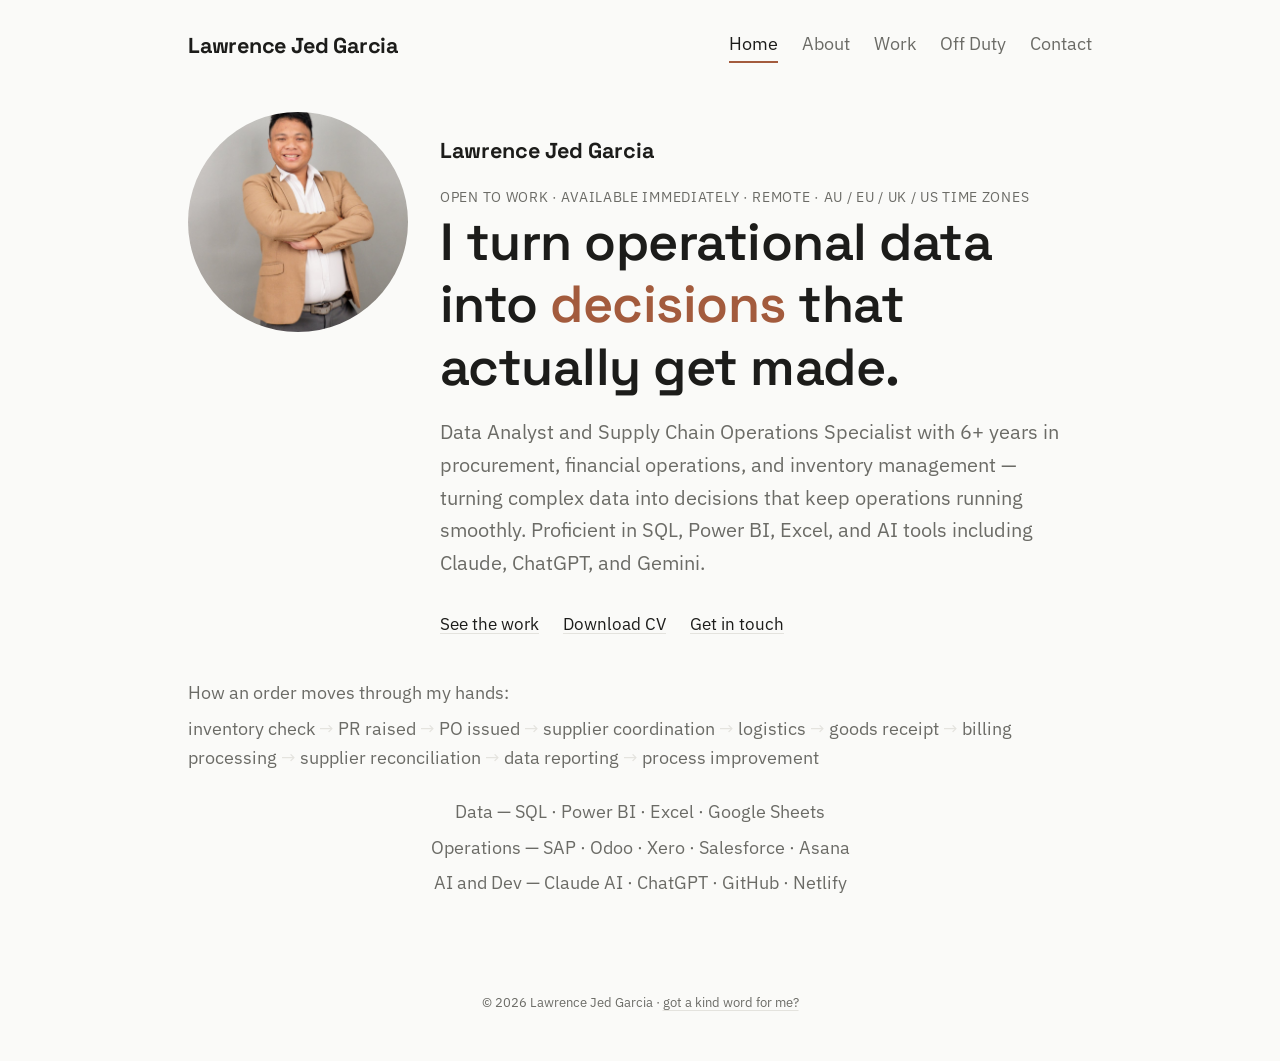
<file: index.html>
<!DOCTYPE html>
<html lang="en">
<head>
<meta charset="UTF-8">
<meta name="viewport" content="width=device-width, initial-scale=1.0">
<title>Lawrence Jed Garcia — Data Analyst &amp; Supply Chain Operations Specialist</title>
<meta name="description" content="Lawrence Jed Garcia — Data Analyst specialising in Salesforce and CRM data, with 6+ years in procurement and operations. Remote-ready for AU, EU, UK, and US.">

<link rel="icon" type="image/png" href="favicon.png">

<meta property="og:type" content="website">
<meta property="og:title" content="Lawrence Jed Garcia — Data Analyst & Supply Chain Operations Specialist">
<meta property="og:description" content="Lawrence Jed Garcia — Data Analyst specialising in Salesforce and CRM data, with 6+ years in procurement and operations. Remote-ready for AU, EU, UK, and US.">
<meta property="og:image" content="photo.jpg">
<meta property="og:url" content="https://lawrencejedgarcia.vercel.app/">

<meta name="twitter:card" content="summary">
<meta name="twitter:title" content="Lawrence Jed Garcia — Data Analyst & Supply Chain Operations Specialist">
<meta name="twitter:description" content="Lawrence Jed Garcia — Data Analyst specialising in Salesforce and CRM data, with 6+ years in procurement and operations. Remote-ready for AU, EU, UK, and US.">
<meta name="twitter:image" content="photo.jpg">

<link rel="preconnect" href="https://fonts.googleapis.com">
<link rel="preconnect" href="https://fonts.gstatic.com" crossorigin>
<link href="https://fonts.googleapis.com/css2?family=Space+Grotesk:wght@500;600;700&family=IBM+Plex+Sans:wght@400;500&display=swap" rel="stylesheet">
<link rel="stylesheet" href="style.css">
</head>
<body>

<nav class="nav">
  <a class="brand" href="index.html">Lawrence Jed Garcia</a>
  <div class="links">
    <a href="index.html" class="active">Home</a>
    <a href="about.html">About</a>
    <a href="work.html">Work</a>
    <a href="personal.html">Off Duty</a>
    <a href="contact.html">Contact</a>
  </div>
</nav>

<header class="hero">
  <div class="wrap">
    <div class="hero-row">
      <div class="photo">
        <a href="photo.jpg" target="_blank" rel="noopener" aria-label="View full-size photo of Lawrence Jed Garcia">
          <img src="photo.jpg" alt="Portrait of Lawrence Jed Garcia">
        </a>
      </div>
      <div>
        <p class="whoami">Lawrence Jed Garcia</p>
        <span class="eyebrow">Open to work · Available immediately · Remote · AU / EU / UK / US time zones</span>
        <h1>I turn operational data into <span class="accent">decisions</span> that actually get made.</h1>
        <p class="sub">
          Data Analyst and Supply Chain Operations Specialist with 6+ years in procurement,
          financial operations, and inventory management — turning complex data into
          decisions that keep operations running smoothly. Proficient in SQL, Power BI,
          Excel, and AI tools including Claude, ChatGPT, and Gemini.
        </p>
        <div class="actions">
          <a class="link" href="work.html">See the work</a>
          <a class="link" href="/CV_LawrenceJedGarcia.pdf" target="_blank" rel="noopener">Download CV</a>
          <a class="link" href="contact.html">Get in touch</a>
        </div>
      </div>
    </div>

    <div class="process">
      <div>How an order moves through my hands:</div>
      <div class="steps">
        <span>inventory check</span><span>PR raised</span><span>PO issued</span><span>supplier coordination</span><span>logistics</span><span>goods receipt</span><span>billing processing</span><span>supplier reconciliation</span><span>data reporting</span><span>process improvement</span>
      </div>
    </div>

    <div class="process tools">
      <div>Data — SQL · Power BI · Excel · Google Sheets</div>
      <div>Operations — SAP · Odoo · Xero · Salesforce · Asana</div>
      <div>AI and Dev — Claude AI · ChatGPT · GitHub · Netlify</div>
    </div>
  </div>
</header>

<footer>© <span id="year"></span> Lawrence Jed Garcia · <a class="link" href="testimonial.html" style="color:inherit;">got a kind word for me?</a></footer>

<script src="transitions.js" defer></script>
<script>document.getElementById('year').textContent = new Date().getFullYear();</script>

</body>
</html>
</file>
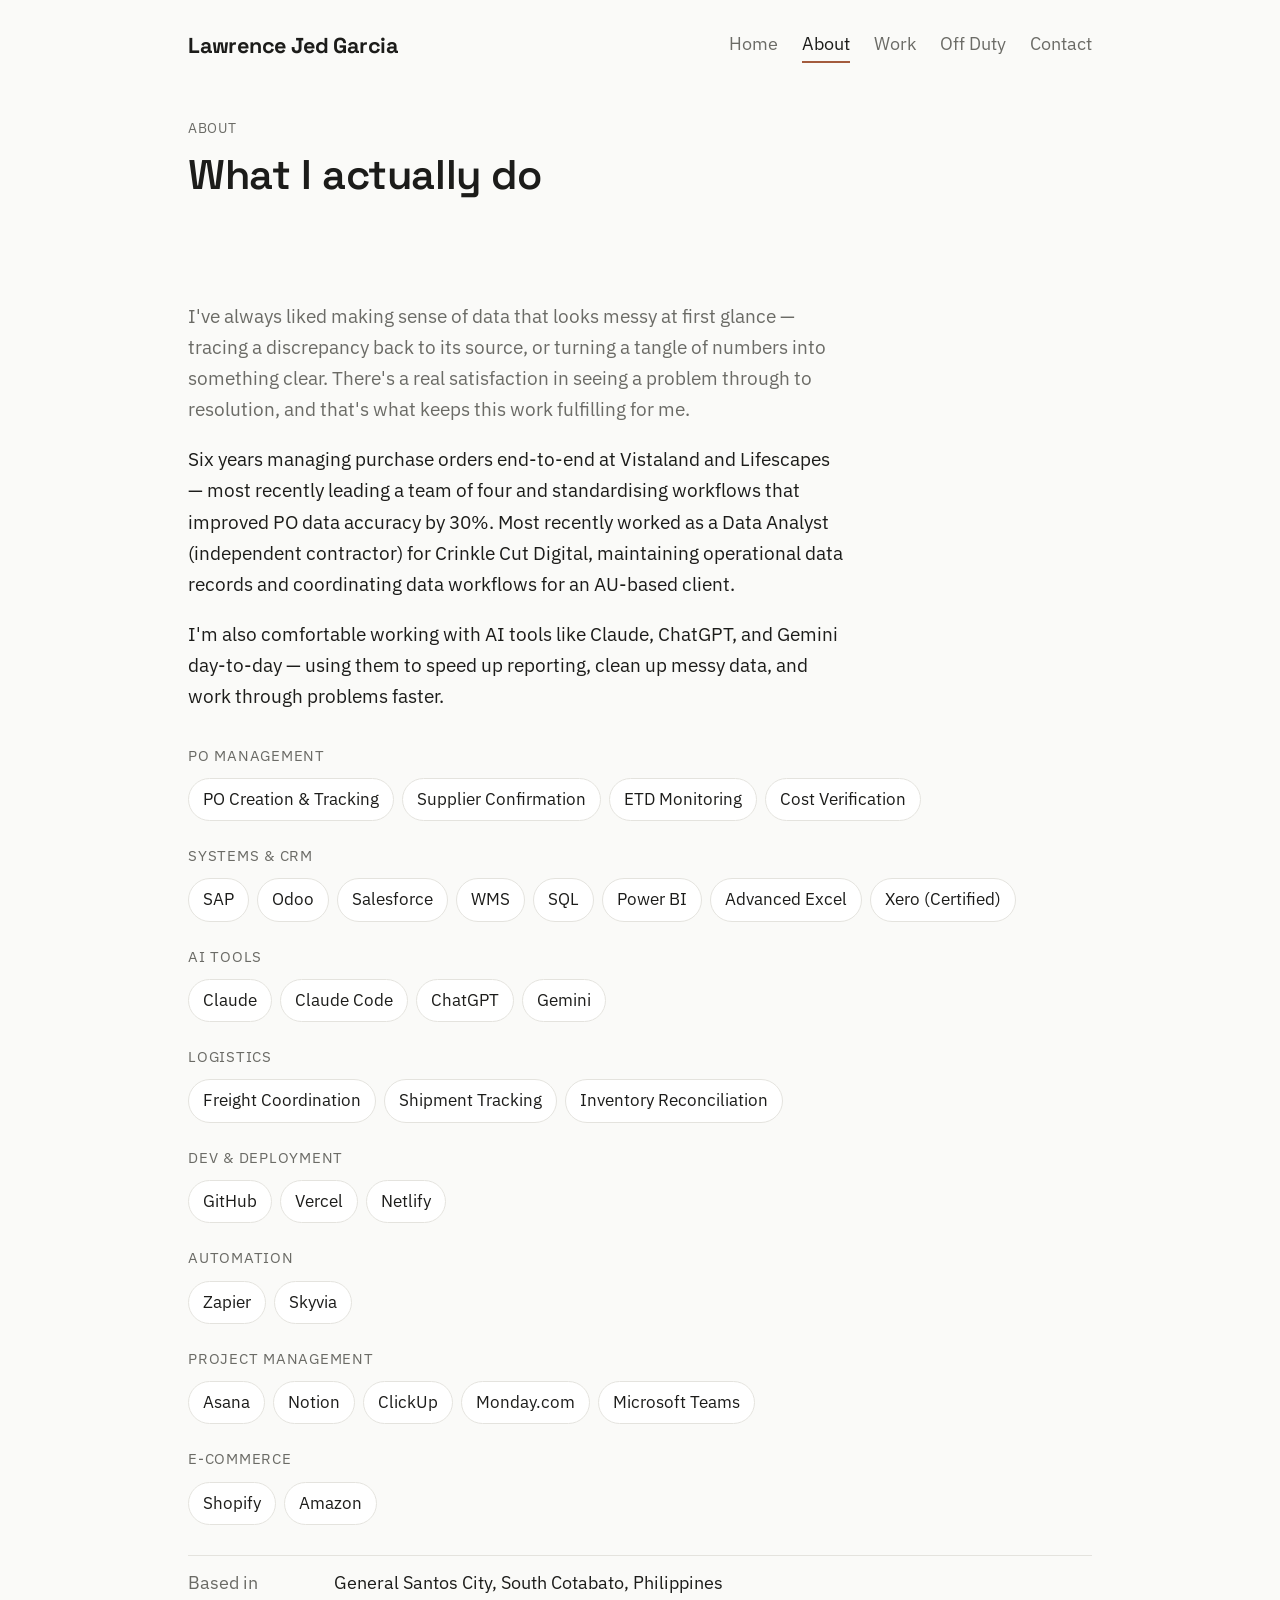
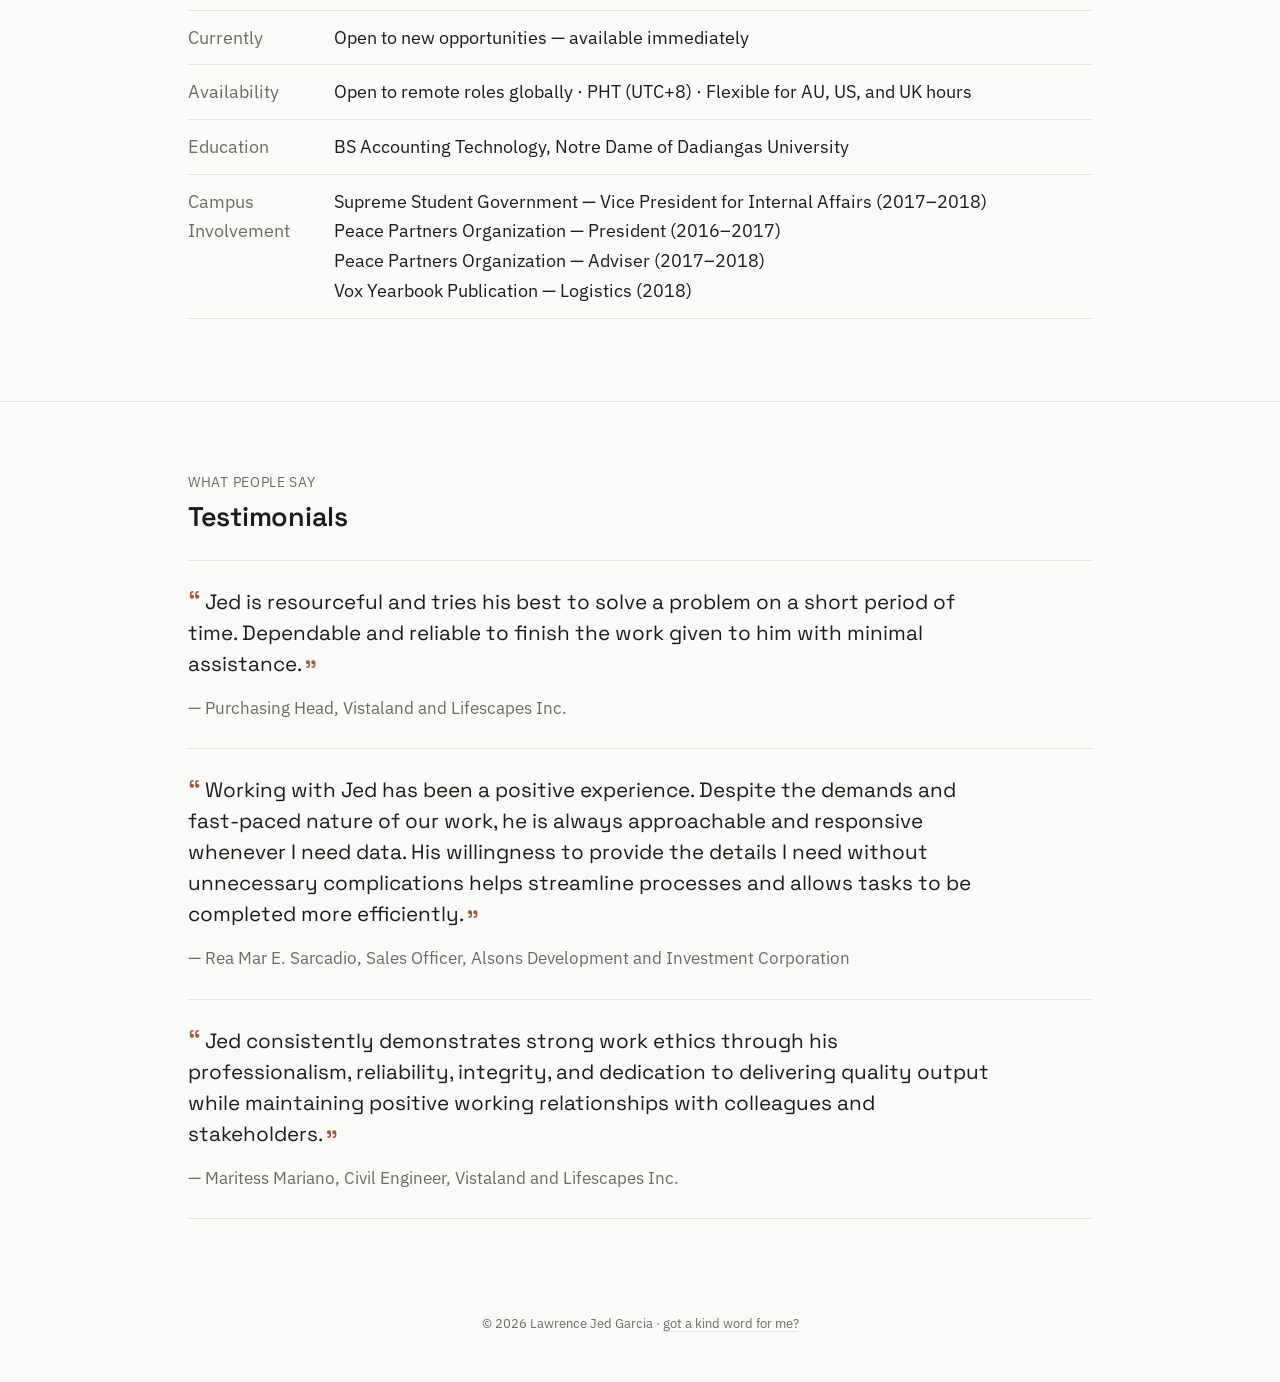
<file: about.html>
<!DOCTYPE html>
<html lang="en">
<head>
<meta charset="UTF-8">
<meta name="viewport" content="width=device-width, initial-scale=1.0">
<title>About — Lawrence Jed Garcia</title>
<meta name="description" content="About Lawrence Jed Garcia — Data Analyst working with Salesforce and CRM data, with a procurement background. Based in the Philippines, remote-ready.">
<link rel="icon" type="image/png" href="favicon.png">
<link rel="preconnect" href="https://fonts.googleapis.com">
<link rel="preconnect" href="https://fonts.gstatic.com" crossorigin>
<link href="https://fonts.googleapis.com/css2?family=Space+Grotesk:wght@500;600;700&family=IBM+Plex+Sans:wght@400;500&display=swap" rel="stylesheet">
<link rel="stylesheet" href="style.css">
</head>
<body>

<nav class="nav">
  <a class="brand" href="index.html">Lawrence Jed Garcia</a>
  <div class="links">
    <a href="index.html">Home</a>
    <a href="about.html" class="active">About</a>
    <a href="work.html">Work</a>
    <a href="personal.html">Off Duty</a>
    <a href="contact.html">Contact</a>
  </div>
</nav>

<div class="page-head wrap">
  <span class="eyebrow">About</span>
  <h1>What I actually do</h1>
</div>

<section id="about">
  <div class="wrap about">
    <p class="dim">I've always liked making sense of data that looks messy at first glance — tracing
    a discrepancy back to its source, or turning a tangle of numbers into something clear.
    There's a real satisfaction in seeing a problem through to resolution, and that's what
    keeps this work fulfilling for me.</p>
    <p>Six years managing purchase orders end-to-end at Vistaland and Lifescapes — most
    recently leading a team of four and standardising workflows that improved PO data
    accuracy by 30%. Most recently worked as a Data Analyst (independent contractor) for
    Crinkle Cut Digital, maintaining operational data records and coordinating data
    workflows for an AU-based client.</p>
    <p>I'm also comfortable working with AI tools like Claude, ChatGPT, and Gemini day-to-day —
    using them to speed up reporting, clean up messy data, and work through problems faster.</p>

    <div class="skills">
      <div class="skills-group">
        <div class="skills-heading">PO Management</div>
        <div class="chips">
          <span class="chip">PO Creation &amp; Tracking</span>
          <span class="chip">Supplier Confirmation</span>
          <span class="chip">ETD Monitoring</span>
          <span class="chip">Cost Verification</span>
        </div>
      </div>
      <div class="skills-group">
        <div class="skills-heading">Systems &amp; CRM</div>
        <div class="chips">
          <span class="chip">SAP</span>
          <span class="chip">Odoo</span>
          <span class="chip">Salesforce</span>
          <span class="chip">WMS</span>
          <span class="chip">SQL</span>
          <span class="chip">Power BI</span>
          <span class="chip">Advanced Excel</span>
          <span class="chip">Xero (Certified)</span>
        </div>
      </div>
      <div class="skills-group">
        <div class="skills-heading">AI Tools</div>
        <div class="chips">
          <span class="chip">Claude</span>
          <span class="chip">Claude Code</span>
          <span class="chip">ChatGPT</span>
          <span class="chip">Gemini</span>
        </div>
      </div>
      <div class="skills-group">
        <div class="skills-heading">Logistics</div>
        <div class="chips">
          <span class="chip">Freight Coordination</span>
          <span class="chip">Shipment Tracking</span>
          <span class="chip">Inventory Reconciliation</span>
        </div>
      </div>
      <div class="skills-group">
        <div class="skills-heading">Dev &amp; Deployment</div>
        <div class="chips">
          <span class="chip">GitHub</span>
          <span class="chip">Vercel</span>
          <span class="chip">Netlify</span>
        </div>
      </div>
      <div class="skills-group">
        <div class="skills-heading">Automation</div>
        <div class="chips">
          <span class="chip">Zapier</span>
          <span class="chip">Skyvia</span>
        </div>
      </div>
      <div class="skills-group">
        <div class="skills-heading">Project Management</div>
        <div class="chips">
          <span class="chip">Asana</span>
          <span class="chip">Notion</span>
          <span class="chip">ClickUp</span>
          <span class="chip">Monday.com</span>
          <span class="chip">Microsoft Teams</span>
        </div>
      </div>
      <div class="skills-group">
        <div class="skills-heading">E-commerce</div>
        <div class="chips">
          <span class="chip">Shopify</span>
          <span class="chip">Amazon</span>
        </div>
      </div>
    </div>

    <dl class="facts">
      <div class="row"><dt>Based in</dt><dd>General Santos City, South Cotabato, Philippines</dd></div>
      <div class="row"><dt>Currently</dt><dd>Open to new opportunities — available immediately</dd></div>
      <div class="row"><dt>Availability</dt><dd>Open to remote roles globally · PHT (UTC+8) · Flexible for AU, US, and UK hours</dd></div>
      <div class="row"><dt>Education</dt><dd>BS Accounting Technology, Notre Dame of Dadiangas University</dd></div>
      <div class="row"><dt>Campus Involvement</dt><dd>
        Supreme Student Government — Vice President for Internal Affairs (2017–2018)<br>
        Peace Partners Organization — President (2016–2017)<br>
        Peace Partners Organization — Adviser (2017–2018)<br>
        Vox Yearbook Publication — Logistics (2018)
      </dd></div>
    </dl>
  </div>
</section>

<section id="testimonials">
  <div class="wrap">
    <span class="eyebrow">What people say</span>
    <h2>Testimonials</h2>

    <div class="testimonial">
      <blockquote>Jed is resourceful and tries his best to solve a problem on a short period of time. Dependable and reliable to finish the work given to him with minimal assistance.</blockquote>
      <div class="attribution">— Purchasing Head, Vistaland and Lifescapes Inc.</div>
    </div>

    <div class="testimonial">
      <blockquote>Working with Jed has been a positive experience. Despite the demands and fast-paced nature of our work, he is always approachable and responsive whenever I need data. His willingness to provide the details I need without unnecessary complications helps streamline processes and allows tasks to be completed more efficiently.</blockquote>
      <div class="attribution">— Rea Mar E. Sarcadio, Sales Officer, Alsons Development and Investment Corporation</div>
    </div>

    <div class="testimonial">
      <blockquote>Jed consistently demonstrates strong work ethics through his professionalism, reliability, integrity, and dedication to delivering quality output while maintaining positive working relationships with colleagues and stakeholders.</blockquote>
      <div class="attribution">— Maritess Mariano, Civil Engineer, Vistaland and Lifescapes Inc.</div>
    </div>
  </div>
</section>

<footer>© <span id="year"></span> Lawrence Jed Garcia · <a class="link" href="testimonial.html" style="color:inherit;">got a kind word for me?</a></footer>

<script src="transitions.js" defer></script>
<script>document.getElementById('year').textContent = new Date().getFullYear();</script>

</body>
</html>
</file>
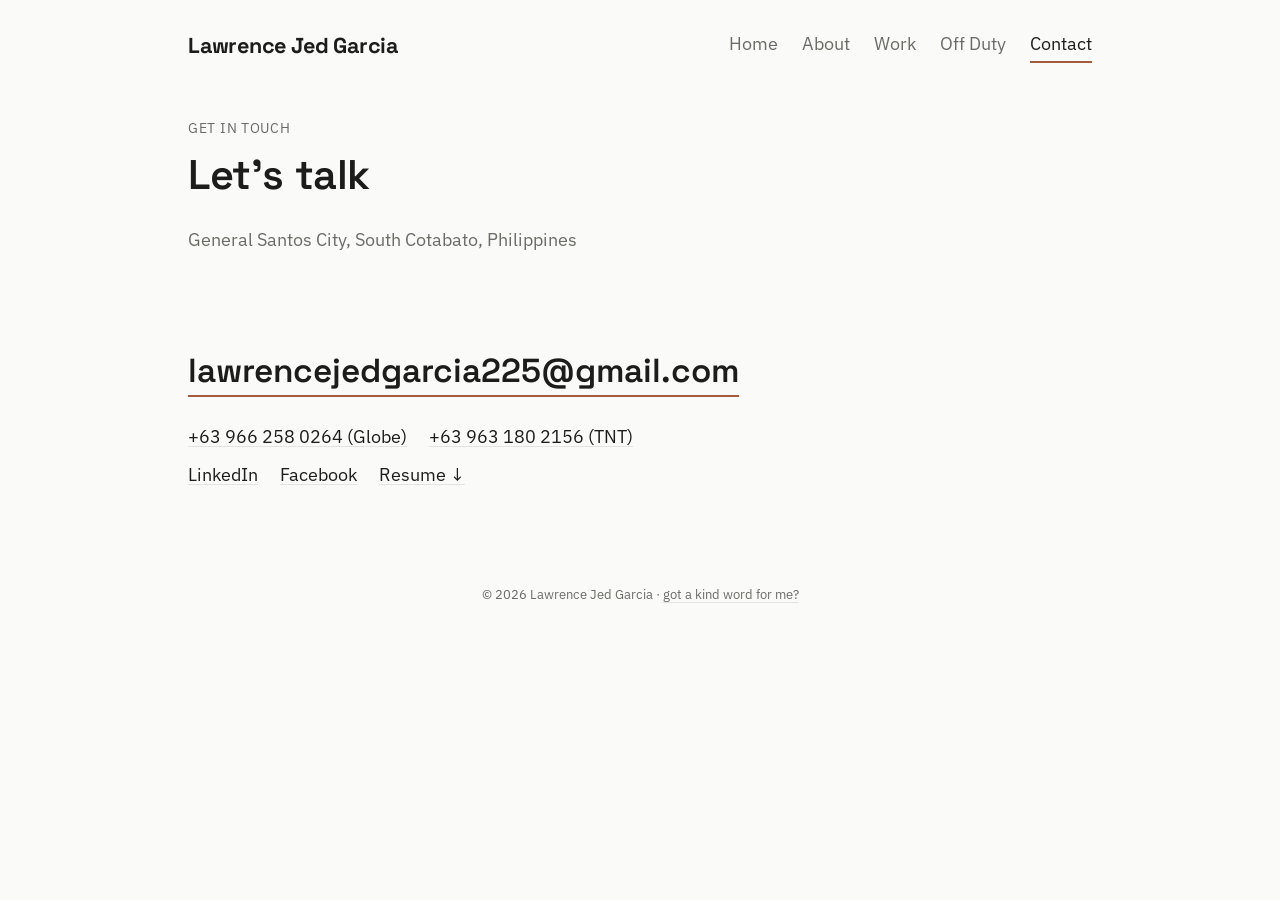
<file: contact.html>
<!DOCTYPE html>
<html lang="en">
<head>
<meta charset="UTF-8">
<meta name="viewport" content="width=device-width, initial-scale=1.0">
<title>Contact — Lawrence Jed Garcia</title>
<meta name="description" content="Contact Lawrence Jed Garcia, Data Analyst specialising in Salesforce and CRM data — email, LinkedIn, Facebook, and resume.">
<link rel="icon" type="image/png" href="favicon.png">
<link rel="preconnect" href="https://fonts.googleapis.com">
<link rel="preconnect" href="https://fonts.gstatic.com" crossorigin>
<link href="https://fonts.googleapis.com/css2?family=Space+Grotesk:wght@500;600;700&family=IBM+Plex+Sans:wght@400;500&display=swap" rel="stylesheet">
<link rel="stylesheet" href="style.css">
</head>
<body>

<nav class="nav">
  <a class="brand" href="index.html">Lawrence Jed Garcia</a>
  <div class="links">
    <a href="index.html">Home</a>
    <a href="about.html">About</a>
    <a href="work.html">Work</a>
    <a href="personal.html">Off Duty</a>
    <a href="contact.html" class="active">Contact</a>
  </div>
</nav>

<div class="page-head wrap">
  <span class="eyebrow">Get in touch</span>
  <h1>Let's talk</h1>
  <p style="color:var(--text-dim); margin-top:14px; font-size:1.02rem;">General Santos City, South Cotabato, Philippines</p>
</div>

<section id="contact" class="contact">
  <div class="wrap">
    <a class="mail" href="mailto:lawrencejedgarcia225@gmail.com">lawrencejedgarcia225@gmail.com</a>
    <div class="socials">
      <a class="link" href="tel:+639662580264">+63 966 258 0264 (Globe)</a>
      <a class="link" href="tel:+639631802156">+63 963 180 2156 (TNT)</a>
    </div>
    <div class="socials" style="margin-top:8px;">
      <a class="link" href="https://www.linkedin.com/in/ljgarcia0225/" target="_blank" rel="noopener">LinkedIn</a>
      <a class="link" href="https://www.facebook.com/LjGarcia101/" target="_blank" rel="noopener">Facebook</a>
      <a class="link" href="CV_Lawrence_POAdministrator.pdf" target="_blank" rel="noopener">Resume ↓</a>
    </div>
  </div>
</section>

<footer>© <span id="year"></span> Lawrence Jed Garcia · <a class="link" href="testimonial.html" style="color:inherit;">got a kind word for me?</a></footer>

<script src="transitions.js" defer></script>
<script>document.getElementById('year').textContent = new Date().getFullYear();</script>

</body>
</html>
</file>
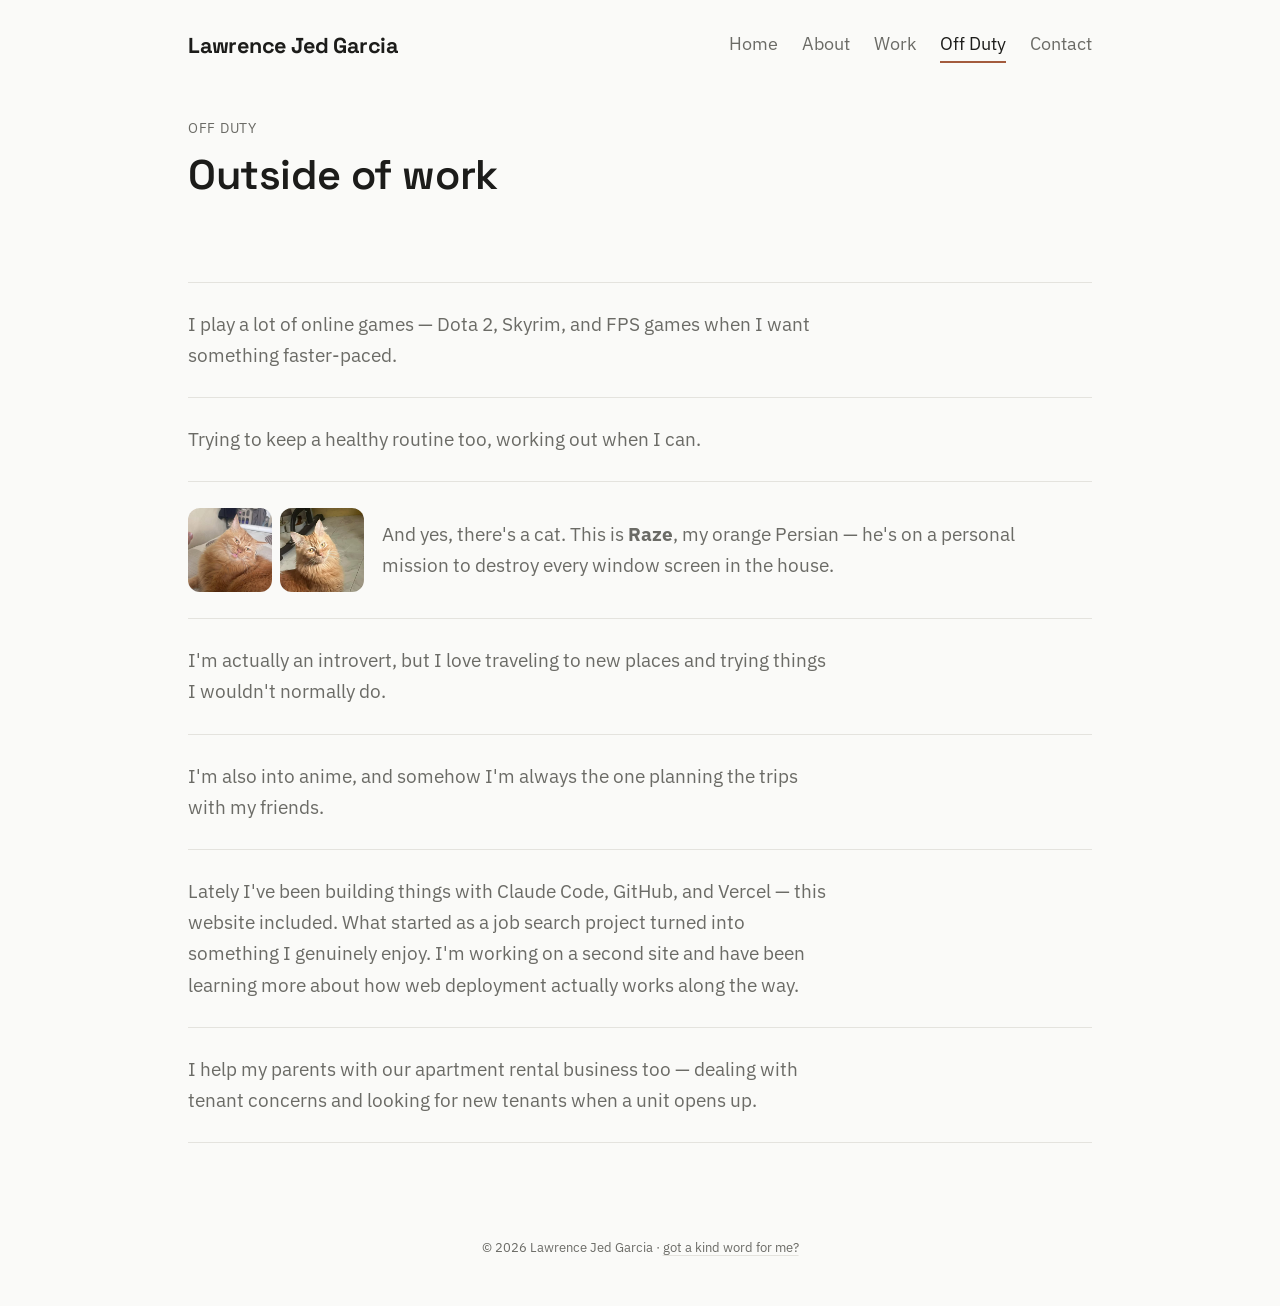
<file: personal.html>
<!DOCTYPE html>
<html lang="en">
<head>
<meta charset="UTF-8">
<meta name="viewport" content="width=device-width, initial-scale=1.0">
<title>Off Duty — Lawrence Jed Garcia</title>
<meta name="description" content="Lawrence Jed Garcia, Data Analyst, off duty — games, anime, travel, his cat Raze, and building things with code.">
<link rel="icon" type="image/png" href="favicon.png">
<link rel="preconnect" href="https://fonts.googleapis.com">
<link rel="preconnect" href="https://fonts.gstatic.com" crossorigin>
<link href="https://fonts.googleapis.com/css2?family=Space+Grotesk:wght@500;600;700&family=IBM+Plex+Sans:wght@400;500&display=swap" rel="stylesheet">
<link rel="stylesheet" href="style.css">
</head>
<body>

<nav class="nav">
  <a class="brand" href="index.html">Lawrence Jed Garcia</a>
  <div class="links">
    <a href="index.html">Home</a>
    <a href="about.html">About</a>
    <a href="work.html">Work</a>
    <a href="personal.html" class="active">Off Duty</a>
    <a href="contact.html">Contact</a>
  </div>
</nav>

<div class="page-head wrap">
  <span class="eyebrow">Off duty</span>
  <h1>Outside of work</h1>
</div>

<section id="personal" class="personal">
  <div class="wrap">
    <div class="entry"><p>I play a lot of online games — Dota 2, Skyrim, and FPS games when I want something faster-paced.</p></div>
    <div class="entry"><p>Trying to keep a healthy routine too, working out when I can.</p></div>

    <div class="entry" style="display:flex; gap:18px; align-items:center;">
      <div style="display:flex; gap:8px; flex-shrink:0;">
        <a href="raze.jpg" target="_blank" rel="noopener" aria-label="View full-size photo of Raze">
          <img src="raze.jpg" alt="Raze, an orange Persian cat" style="width:84px; height:84px; border-radius:12px; object-fit:cover; display:block;">
        </a>
        <a href="raze2.jpg" target="_blank" rel="noopener" aria-label="View full-size photo of Raze looking up">
          <img src="raze2.jpg" alt="Raze the cat looking up" style="width:84px; height:84px; border-radius:12px; object-fit:cover; display:block;">
        </a>
      </div>
      <p>And yes, there's a cat. This is <strong>Raze</strong>, my orange Persian — he's on a personal mission to destroy every window screen in the house.</p>
    </div>

    <div class="entry"><p>I'm actually an introvert, but I love traveling to new places and trying things I wouldn't normally do.</p></div>
    <div class="entry"><p>I'm also into anime, and somehow I'm always the one planning the trips with my friends.</p></div>
    <div class="entry"><p>Lately I've been building things with Claude Code, GitHub, and Vercel — this website included. What started as a job search project turned into something I genuinely enjoy. I'm working on a second site and have been learning more about how web deployment actually works along the way.</p></div>
    <div class="entry"><p>I help my parents with our apartment rental business too — dealing with tenant concerns and looking for new tenants when a unit opens up.</p></div>
  </div>
</section>

<footer>© <span id="year"></span> Lawrence Jed Garcia · <a class="link" href="testimonial.html" style="color:inherit;">got a kind word for me?</a></footer>

<script src="transitions.js" defer></script>
<script>document.getElementById('year').textContent = new Date().getFullYear();</script>

</body>
</html>
</file>
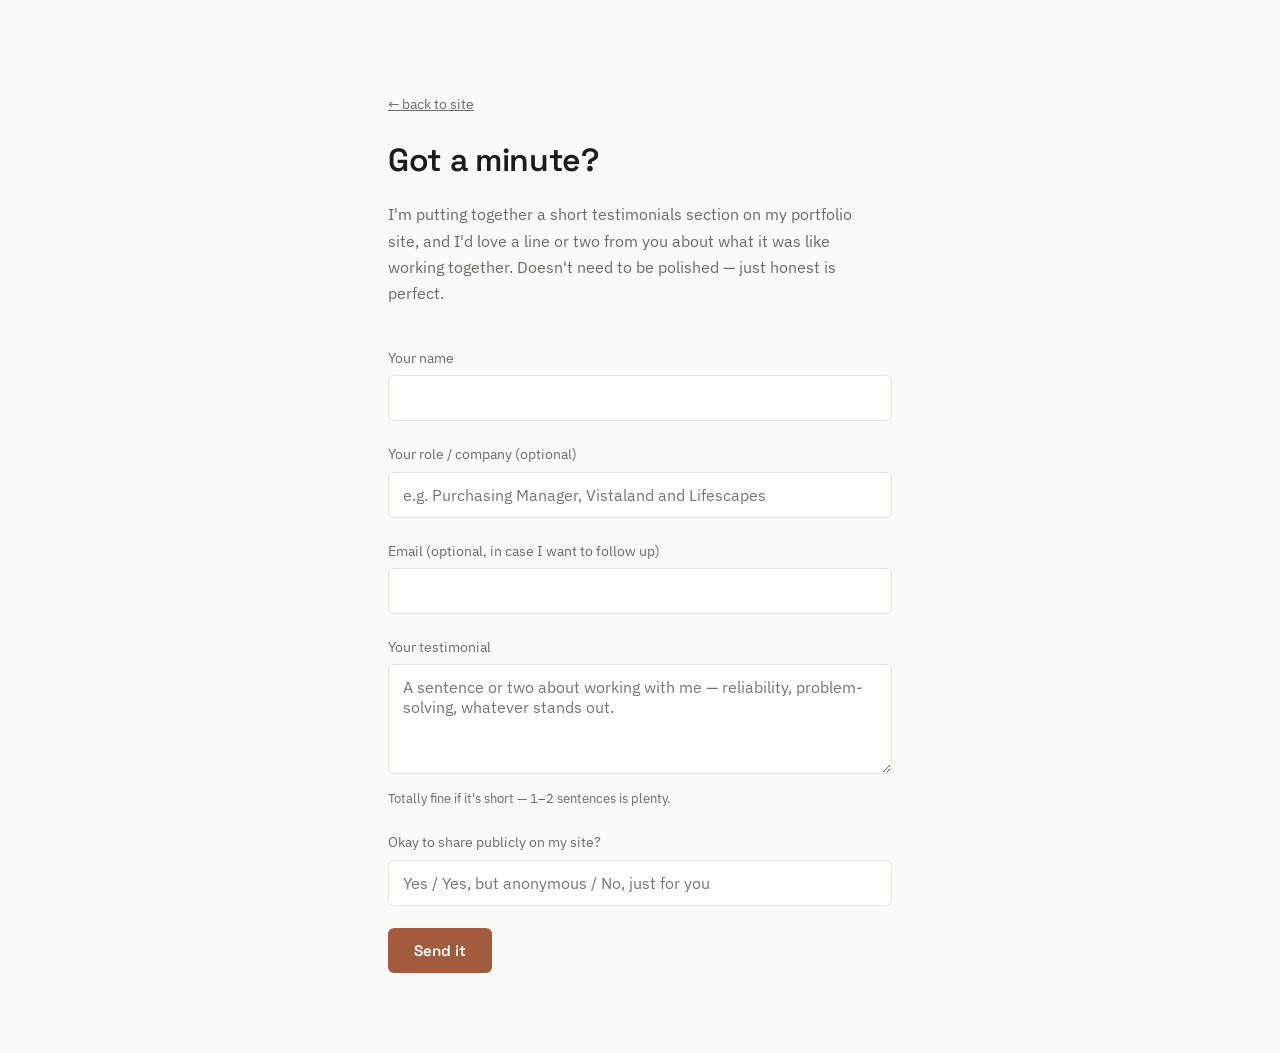
<file: testimonial.html>
<!DOCTYPE html>
<html lang="en">
<head>
<meta charset="UTF-8">
<meta name="viewport" content="width=device-width, initial-scale=1.0">
<title>Share a testimonial — Lawrence Jed Garcia</title>
<link rel="icon" type="image/png" href="favicon.png">
<link rel="preconnect" href="https://fonts.googleapis.com">
<link rel="preconnect" href="https://fonts.gstatic.com" crossorigin>
<link href="https://fonts.googleapis.com/css2?family=Space+Grotesk:wght@500;600;700&family=IBM+Plex+Sans:wght@400;500&display=swap" rel="stylesheet">
<style>
  :root{
    --bg: #fafaf8;
    --text: #1c1c1a;
    --text-dim: #6b6b66;
    --line: #e4e3de;
    --accent: #a35b3d;
    --max: 560px;
  }
  * { box-sizing: border-box; }
  body{
    margin:0;
    background: var(--bg);
    color: var(--text);
    font-family: 'IBM Plex Sans', system-ui, sans-serif;
    line-height: 1.65;
    -webkit-font-smoothing: antialiased;
  }
  h1{ font-family:'Space Grotesk', sans-serif; font-weight:600; letter-spacing:-0.01em; margin:0; }
  .wrap{ max-width: var(--max); margin: 0 auto; padding: 90px 28px 80px; }
  p.sub{ color: var(--text-dim); margin-top: 14px; font-size: 1rem; max-width: 48ch; }

  form{ margin-top: 40px; }
  .field{ margin-bottom: 22px; }
  label{ display:block; font-size: 0.85rem; color: var(--text-dim); margin-bottom: 6px; }
  input[type="text"], input[type="email"], textarea{
    width: 100%;
    font-family: 'IBM Plex Sans', sans-serif;
    font-size: 1rem;
    color: var(--text);
    background: #fff;
    border: 1px solid var(--line);
    border-radius: 6px;
    padding: 12px 14px;
  }
  input:focus, textarea:focus{ outline: 2px solid var(--accent); outline-offset: 1px; }
  textarea{ resize: vertical; min-height: 110px; }

  .hint{ font-size: 0.82rem; color: var(--text-dim); margin-top: 6px; }

  button{
    font-family: 'Space Grotesk', sans-serif;
    font-weight: 600;
    font-size: 0.95rem;
    color: #fff;
    background: var(--accent);
    border: none;
    border-radius: 6px;
    padding: 13px 26px;
    cursor: pointer;
    transition: opacity .15s ease;
  }
  button:hover{ opacity: 0.9; }
  button:disabled{ opacity: 0.6; cursor: not-allowed; }

  .honeypot{ position: absolute; left: -9999px; }

  #success{
    display:none;
    margin-top: 40px;
    padding: 24px;
    border: 1px solid var(--line);
    border-radius: 8px;
    background: #fff;
  }
  #success h2{ font-family:'Space Grotesk', sans-serif; font-size: 1.2rem; margin: 0 0 8px; }
  #success p{ color: var(--text-dim); margin: 0; }

  #error{
    display:none;
    margin-top: 16px;
    color: #a33d3d;
    font-size: 0.9rem;
  }
</style>
</head>
<body>

<div class="wrap">
  <a class="link" href="index.html" style="font-size:0.85rem; color:var(--text-dim);">← back to site</a>
  <h1 style="margin-top:18px;">Got a minute?</h1>
  <p class="sub">
    I'm putting together a short testimonials section on my portfolio site, and I'd love
    a line or two from you about what it was like working together. Doesn't need to be
    polished — just honest is perfect.
  </p>

  <form id="testimonialForm" name="testimonial">
    <p class="honeypot"><label>Don't fill this out: <input name="bot-field"></label></p>

    <div class="field">
      <label for="name">Your name</label>
      <input type="text" id="name" name="name" required>
    </div>

    <div class="field">
      <label for="role">Your role / company (optional)</label>
      <input type="text" id="role" name="role" placeholder="e.g. Purchasing Manager, Vistaland and Lifescapes">
    </div>

    <div class="field">
      <label for="email">Email (optional, in case I want to follow up)</label>
      <input type="email" id="email" name="email">
    </div>

    <div class="field">
      <label for="testimonial">Your testimonial</label>
      <textarea id="testimonial" name="testimonial" required placeholder="A sentence or two about working with me — reliability, problem-solving, whatever stands out."></textarea>
      <div class="hint">Totally fine if it's short — 1–2 sentences is plenty.</div>
    </div>

    <div class="field">
      <label for="permission">Okay to share publicly on my site?</label>
      <input type="text" id="permission" name="permission" placeholder="Yes / Yes, but anonymous / No, just for you">
    </div>

    <button type="submit" id="submitBtn">Send it</button>
    <div id="error">Something went wrong — mind trying again, or emailing it to me instead?</div>
  </form>

  <div id="success">
    <h2>Got it — thank you!</h2>
    <p>Really appreciate you taking the time. I'll follow up if I have any questions.</p>
  </div>
</div>

<script>
  const form = document.getElementById('testimonialForm');
  const submitBtn = document.getElementById('submitBtn');
  const successBox = document.getElementById('success');
  const errorBox = document.getElementById('error');

  form.addEventListener('submit', function(e){
    e.preventDefault();
    submitBtn.disabled = true;
    submitBtn.textContent = 'Sending...';
    errorBox.style.display = 'none';

    const formData = new FormData(form);
    const payload = Object.fromEntries(formData.entries());

    fetch('/api/testimonial', {
      method: 'POST',
      headers: { 'Content-Type': 'application/json' },
      body: JSON.stringify(payload)
    })
    .then((res) => {
      if (!res.ok) throw new Error('Request failed');
      form.style.display = 'none';
      successBox.style.display = 'block';
    })
    .catch(() => {
      errorBox.style.display = 'block';
      submitBtn.disabled = false;
      submitBtn.textContent = 'Send it';
    });
  });
</script>

</body>
</html>
</file>
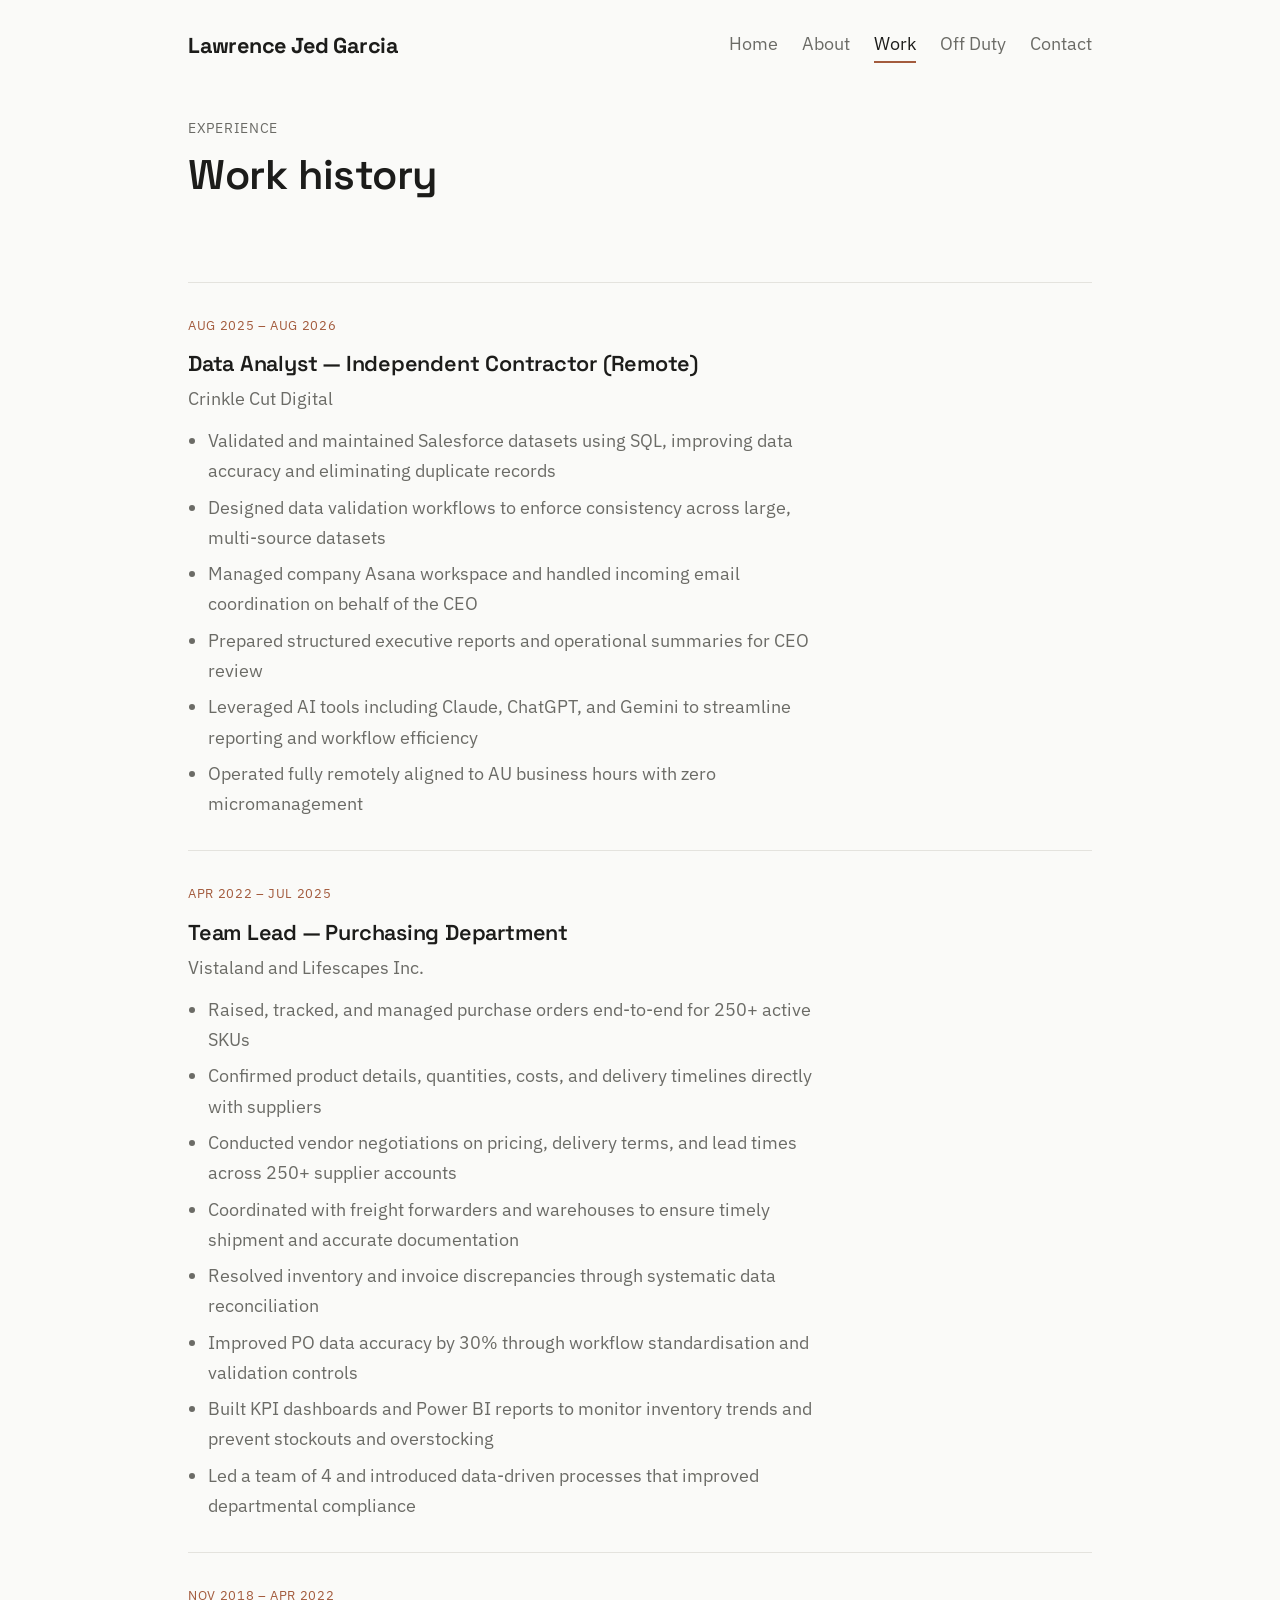
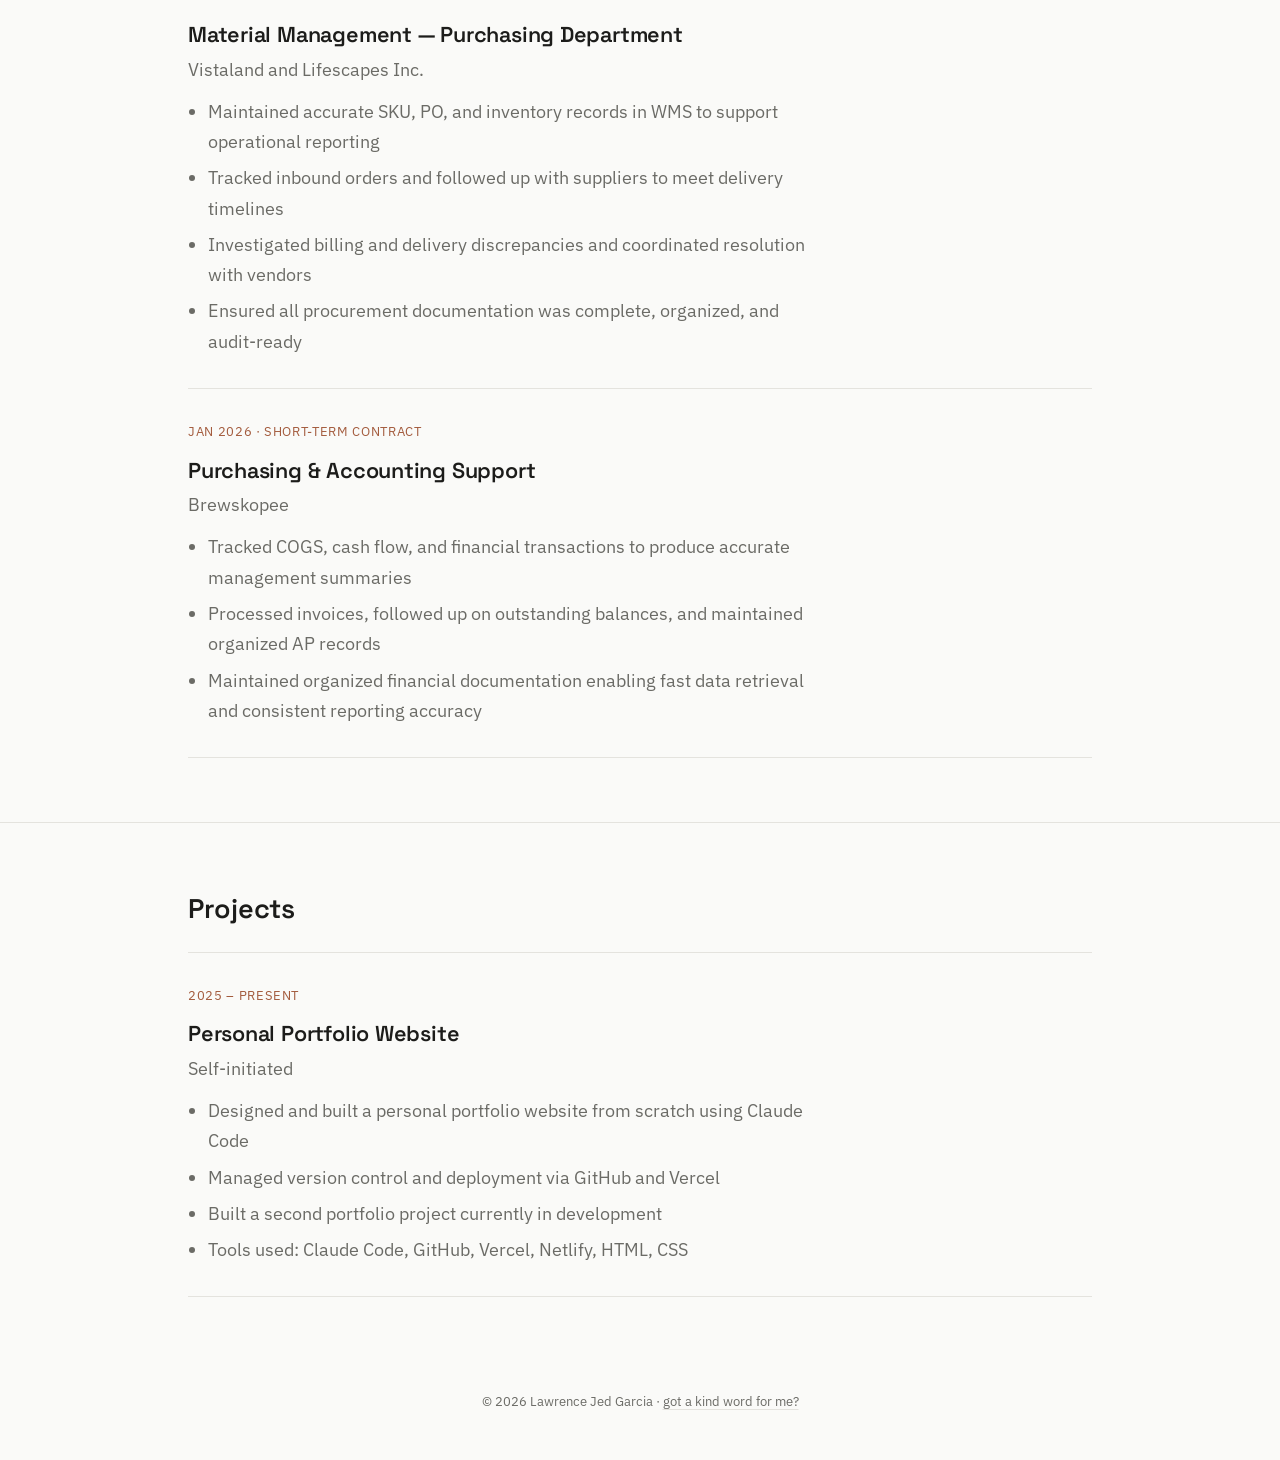
<file: work.html>
<!DOCTYPE html>
<html lang="en">
<head>
<meta charset="UTF-8">
<meta name="viewport" content="width=device-width, initial-scale=1.0">
<title>Work — Lawrence Jed Garcia</title>
<meta name="description" content="Work history of Lawrence Jed Garcia, Data Analyst — Salesforce and CRM data, plus 6+ years in procurement, inventory, and financial operations.">
<link rel="icon" type="image/png" href="favicon.png">
<link rel="preconnect" href="https://fonts.googleapis.com">
<link rel="preconnect" href="https://fonts.gstatic.com" crossorigin>
<link href="https://fonts.googleapis.com/css2?family=Space+Grotesk:wght@500;600;700&family=IBM+Plex+Sans:wght@400;500&display=swap" rel="stylesheet">
<link rel="stylesheet" href="style.css">
</head>
<body>

<nav class="nav">
  <a class="brand" href="index.html">Lawrence Jed Garcia</a>
  <div class="links">
    <a href="index.html">Home</a>
    <a href="about.html">About</a>
    <a href="work.html" class="active">Work</a>
    <a href="personal.html">Off Duty</a>
    <a href="contact.html">Contact</a>
  </div>
</nav>

<div class="page-head wrap">
  <span class="eyebrow">Experience</span>
  <h1>Work history</h1>
</div>

<section id="work">
  <div class="wrap">
    <div class="entry">
      <span class="tag">Aug 2025 – Aug 2026</span>
      <h3>Data Analyst — Independent Contractor (Remote)</h3>
      <div class="org">Crinkle Cut Digital</div>
      <ul>
        <li>Validated and maintained Salesforce datasets using SQL, improving data accuracy and eliminating duplicate records</li>
        <li>Designed data validation workflows to enforce consistency across large, multi-source datasets</li>
        <li>Managed company Asana workspace and handled incoming email coordination on behalf of the CEO</li>
        <li>Prepared structured executive reports and operational summaries for CEO review</li>
        <li>Leveraged AI tools including Claude, ChatGPT, and Gemini to streamline reporting and workflow efficiency</li>
        <li>Operated fully remotely aligned to AU business hours with zero micromanagement</li>
      </ul>
    </div>

    <div class="entry">
      <span class="tag">Apr 2022 – Jul 2025</span>
      <h3>Team Lead — Purchasing Department</h3>
      <div class="org">Vistaland and Lifescapes Inc.</div>
      <ul>
        <li>Raised, tracked, and managed purchase orders end-to-end for 250+ active SKUs</li>
        <li>Confirmed product details, quantities, costs, and delivery timelines directly with suppliers</li>
        <li>Conducted vendor negotiations on pricing, delivery terms, and lead times across 250+ supplier accounts</li>
        <li>Coordinated with freight forwarders and warehouses to ensure timely shipment and accurate documentation</li>
        <li>Resolved inventory and invoice discrepancies through systematic data reconciliation</li>
        <li>Improved PO data accuracy by 30% through workflow standardisation and validation controls</li>
        <li>Built KPI dashboards and Power BI reports to monitor inventory trends and prevent stockouts and overstocking</li>
        <li>Led a team of 4 and introduced data-driven processes that improved departmental compliance</li>
      </ul>
    </div>

    <div class="entry">
      <span class="tag">Nov 2018 – Apr 2022</span>
      <h3>Material Management — Purchasing Department</h3>
      <div class="org">Vistaland and Lifescapes Inc.</div>
      <ul>
        <li>Maintained accurate SKU, PO, and inventory records in WMS to support operational reporting</li>
        <li>Tracked inbound orders and followed up with suppliers to meet delivery timelines</li>
        <li>Investigated billing and delivery discrepancies and coordinated resolution with vendors</li>
        <li>Ensured all procurement documentation was complete, organized, and audit-ready</li>
      </ul>
    </div>

    <div class="entry">
      <span class="tag">Jan 2026 · Short-term contract</span>
      <h3>Purchasing &amp; Accounting Support</h3>
      <div class="org">Brewskopee</div>
      <ul>
        <li>Tracked COGS, cash flow, and financial transactions to produce accurate management summaries</li>
        <li>Processed invoices, followed up on outstanding balances, and maintained organized AP records</li>
        <li>Maintained organized financial documentation enabling fast data retrieval and consistent reporting accuracy</li>
      </ul>
    </div>
  </div>
</section>

<section id="projects">
  <div class="wrap">
    <h2>Projects</h2>

    <div class="entry">
      <span class="tag">2025 – Present</span>
      <h3>Personal Portfolio Website</h3>
      <div class="org">Self-initiated</div>
      <ul>
        <li>Designed and built a personal portfolio website from scratch using Claude Code</li>
        <li>Managed version control and deployment via GitHub and Vercel</li>
        <li>Built a second portfolio project currently in development</li>
        <li>Tools used: Claude Code, GitHub, Vercel, Netlify, HTML, CSS</li>
      </ul>
    </div>
  </div>
</section>

<footer>© <span id="year"></span> Lawrence Jed Garcia · <a class="link" href="testimonial.html" style="color:inherit;">got a kind word for me?</a></footer>

<script src="transitions.js" defer></script>
<script>document.getElementById('year').textContent = new Date().getFullYear();</script>

</body>
</html>
</file>
<file: style.css>
:root{
  --bg: #fafaf8;
  --text: #1c1c1a;
  --text-dim: #6b6b66;
  --line: #e4e3de;
  --accent: #a35b3d;
  --max: 960px;
}

* { box-sizing: border-box; }
html { scroll-behavior: smooth; }

html{ font-size: 18px; }

body{
  margin:0;
  background: var(--bg);
  color: var(--text);
  font-family: 'IBM Plex Sans', system-ui, sans-serif;
  line-height: 1.65;
  -webkit-font-smoothing: antialiased;
}

h1,h2,h3 { font-family:'Space Grotesk', sans-serif; font-weight:600; margin:0; letter-spacing:-0.01em; }

a { color: inherit; }
a.link{ text-decoration: underline; text-decoration-color: var(--line); text-underline-offset: 3px; transition: text-decoration-color .15s ease; }
a.link:hover{ text-decoration-color: var(--accent); }

::selection { background: var(--accent); color: #fff; }

:focus-visible { outline: 2px solid var(--accent); outline-offset: 3px; }

.wrap{ max-width: var(--max); margin: 0 auto; padding: 0 28px; }

/* ---------- nav ---------- */
.nav{
  display:flex;
  align-items:center;
  justify-content: space-between;
  flex-wrap: wrap;
  gap: 14px;
  padding: 28px 28px 0;
  max-width: var(--max);
  margin: 0 auto;
}
.nav .brand{
  font-family:'Space Grotesk', sans-serif;
  font-weight: 700;
  font-size: 1.2rem;
  letter-spacing: -0.01em;
  text-decoration:none;
}
.nav .links{ display:flex; gap: 24px; flex-wrap: wrap; font-size: 1rem; }
.nav .links a{
  text-decoration:none;
  color: var(--text-dim);
  padding-bottom: 2px;
  border-bottom: 2px solid transparent;
}
.nav .links a:hover{ color: var(--text); }
.nav .links a.active{ color: var(--text); border-bottom-color: var(--accent); }

section{ padding: 64px 28px; }
section + section{ border-top: 1px solid var(--line); }

.eyebrow{
  font-size: 14px;
  color: var(--text-dim);
  letter-spacing: 0.05em;
  text-transform: uppercase;
  margin-bottom: 22px;
}

/* ---------- hero ---------- */
header.hero{ padding: 48px 28px 64px; }

.hero-row{
  display:flex;
  align-items:flex-start;
  gap: 32px;
}
.hero-row .photo{
  flex: 0 0 220px;
  width: 220px;
  height: 220px;
  border-radius: 50%;
  overflow: hidden;
  background: var(--line);
}
.hero-row .photo a{ display:block; width:100%; height:100%; cursor: pointer; }
.hero-row .photo img{ width:100%; height:100%; object-fit: cover; display:block; transition: transform .2s ease, opacity .2s ease; }
.hero-row .photo a:hover img{ transform: scale(1.05); opacity: 0.92; }

.hero .whoami{
  font-family:'Space Grotesk', sans-serif;
  font-weight: 700;
  font-size: 1.2rem;
  color: var(--text);
  margin-bottom: 12px;
}

.hero h1{
  font-size: clamp(2.1rem, 4.8vw, 2.9rem);
  line-height: 1.2;
}
.hero h1 .accent{ color: var(--accent); }

.hero p.sub{
  margin-top: 18px;
  max-width: 52ch;
  color: var(--text-dim);
  font-size: 1.1rem;
}

.actions{ margin-top: 30px; display:flex; gap: 24px; flex-wrap: wrap; font-size: 0.95rem; }

.process{
  margin-top: 40px;
  font-size: 1rem;
  color: var(--text-dim);
}
.process .steps{ margin-top: 6px; }
.process .steps span:not(:last-child)::after{ content: ' → '; color: var(--line); }
.process.tools{ margin-top: 24px; text-align: center; }
.process.tools div + div{ margin-top: 6px; }

/* ---------- page header (non-home pages) ---------- */
.page-head{ padding: 48px 28px 8px; }
.page-head h1{ font-size: clamp(1.8rem, 3.8vw, 2.3rem); }

/* ---------- about ---------- */
section h2{ font-size: 1.5rem; margin-bottom: 20px; }
.about p{ color: var(--text); max-width: 60ch; font-size: 1.05rem; }
.about p + p{ margin-top: 14px; }
.about p.dim{ color: var(--text-dim); }

.skills{ margin-top: 30px; }
.skills-group{ margin-bottom: 22px; }
.skills-group:last-child{ margin-bottom: 0; }
.skills-heading{
  font-size: 0.85rem;
  color: var(--text-dim);
  text-transform: uppercase;
  letter-spacing: 0.05em;
  margin-bottom: 10px;
}
.chips{ display:flex; flex-wrap: wrap; gap: 8px; }
.chip{
  font-size: 0.92rem;
  padding: 7px 14px;
  border: 1px solid var(--line);
  border-radius: 999px;
  color: var(--text);
  background: #fff;
}

.facts{ margin-top: 30px; font-size: 1rem; }
.facts .row{ display:flex; gap: 16px; padding: 12px 0; border-top: 1px solid var(--line); }
.facts .row:last-child{ border-bottom: 1px solid var(--line); }
.facts .row dt{ flex: 0 0 130px; color: var(--text-dim); }
.facts .row dd{ margin:0; }

/* ---------- work ---------- */
.entry{ padding: 26px 0; border-top: 1px solid var(--line); }
.entry:last-child{ border-bottom: 1px solid var(--line); }
.entry .tag{ font-size: 13px; color: var(--accent); text-transform: uppercase; letter-spacing: 0.05em; }
.entry h3{ font-size: 1.2rem; margin: 8px 0 2px; }
.entry .org{ color: var(--text-dim); font-size: 0.98rem; margin-bottom: 12px; }
.entry p{ color: var(--text-dim); font-size: 1.02rem; max-width: 58ch; }
.entry ul{ margin: 4px 0 0; padding-left: 20px; max-width: 58ch; }
.entry ul li{ color: var(--text-dim); font-size: 1.02rem; margin-bottom: 6px; }

/* ---------- personal ---------- */
.personal .entry p{ margin: 0; font-size: 1.05rem; }
.personal .entry img{ transition: transform .2s ease, opacity .2s ease; cursor: pointer; }
.personal .entry a:hover img{ transform: scale(1.05); opacity: 0.9; }

/* ---------- testimonials ---------- */
.testimonial{
  padding: 26px 0;
  border-top: 1px solid var(--line);
}
.testimonial:last-child{ border-bottom: 1px solid var(--line); }
.testimonial blockquote{
  margin: 0;
  font-family: 'Space Grotesk', sans-serif;
  font-size: 1.15rem;
  line-height: 1.5;
  color: var(--text);
  max-width: 62ch;
}
.testimonial blockquote::before{
  content: '“';
  color: var(--accent);
  font-size: 1.5em;
  line-height: 0;
  vertical-align: -0.15em;
  margin-right: 4px;
}
.testimonial blockquote::after{
  content: '”';
  color: var(--accent);
  font-size: 1.5em;
  line-height: 0;
  vertical-align: -0.35em;
  margin-left: 2px;
}
.testimonial .attribution{
  margin-top: 14px;
  font-size: 0.95rem;
  color: var(--text-dim);
}

/* ---------- contact ---------- */
.contact a.mail{
  font-family:'Space Grotesk', sans-serif;
  font-size: clamp(1.4rem, 3vw, 1.85rem);
  font-weight: 600;
  text-decoration: none;
  border-bottom: 2px solid var(--accent);
  padding-bottom: 3px;
}
.contact .socials{ margin-top: 22px; display:flex; gap: 22px; font-size: 1.02rem; }

footer{
  padding: 30px 28px 48px;
  text-align:center;
  color: var(--text-dim);
  font-size: 12.5px;
}

@media (max-width: 560px){
  .hero-row{ flex-direction: column; gap: 20px; }
}

@media (prefers-reduced-motion: reduce){ html{ scroll-behavior:auto; } }

/* ---------- page transitions ---------- */
:root{
  --page-ease: cubic-bezier(0.22, 0.61, 0.36, 1);
  --page-enter: 0.42s;
  --page-leave: 0.28s;
}

@keyframes fadeIn {
  from { opacity: 0; transform: translateY(10px); }
  to   { opacity: 1; transform: translateY(0); }
}

body{
  animation: fadeIn var(--page-enter) var(--page-ease) both;
  will-change: opacity, transform;
}

body.is-leaving{
  opacity: 0;
  transform: translateY(-8px);
  transition: opacity var(--page-leave) var(--page-ease),
              transform var(--page-leave) var(--page-ease);
}

@media (prefers-reduced-motion: reduce){
  body{ animation: none; will-change: auto; }
  body.is-leaving{ transition: none; transform: none; }
}
</file>
